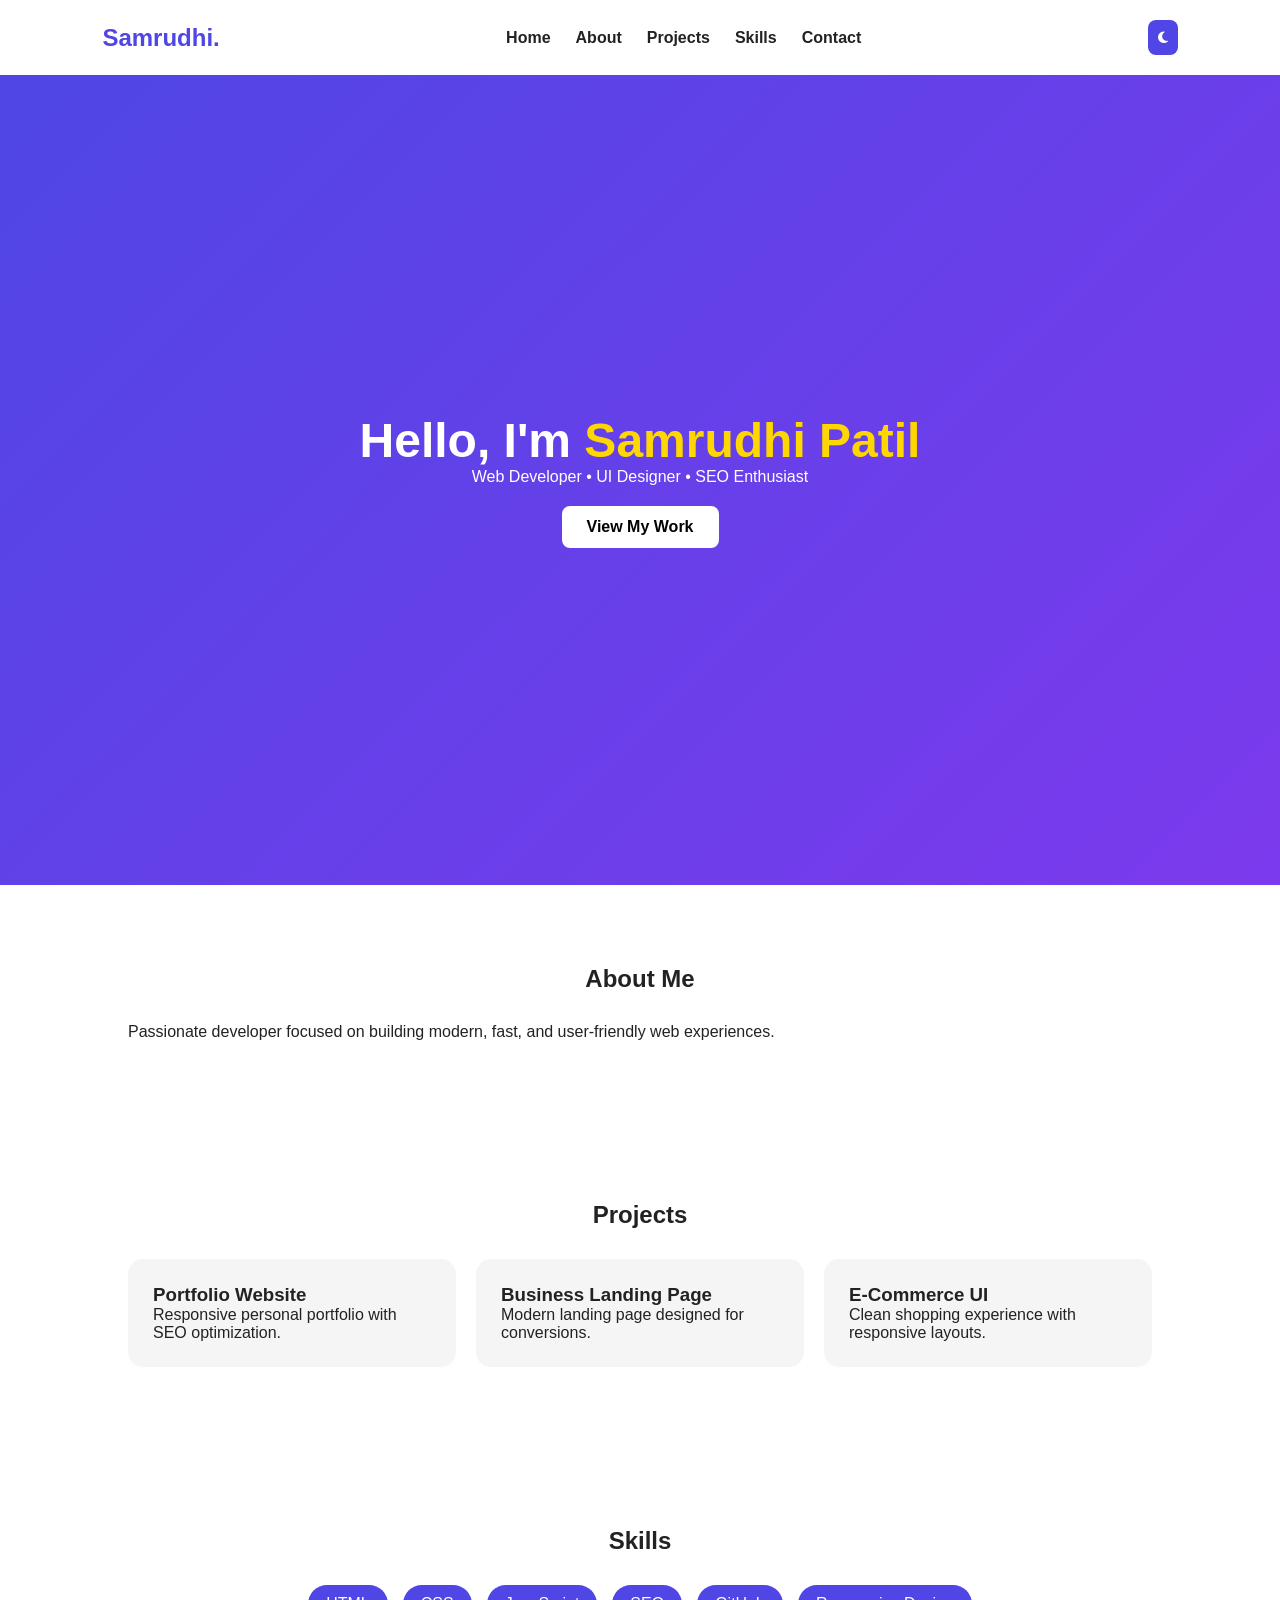
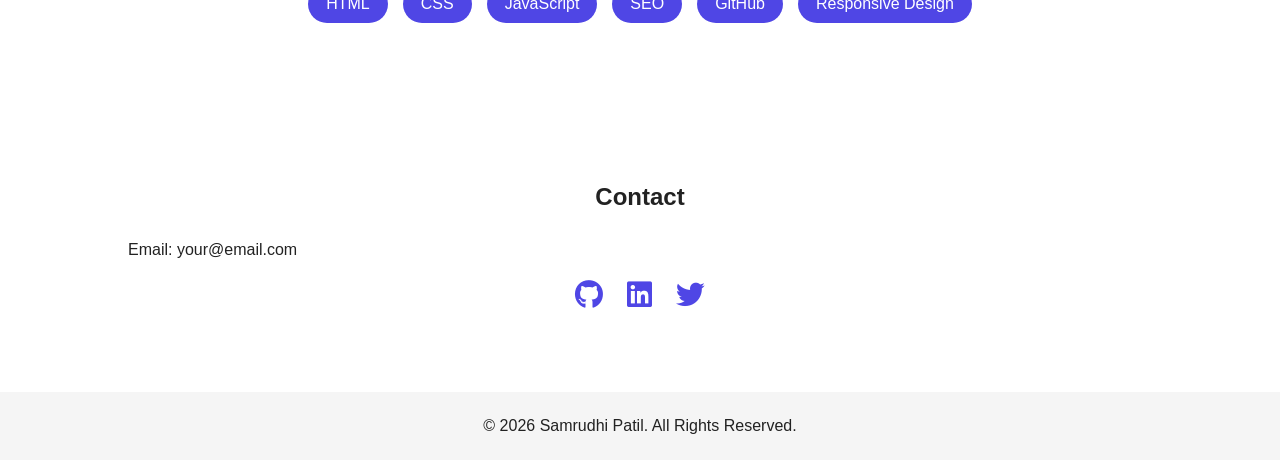
<file: index.html>
<!DOCTYPE html>
<html lang="en">
<head>
    <meta charset="UTF-8">
    <meta name="viewport" content="width=device-width, initial-scale=1.0">
    <meta name="description" content="Portfolio of Samrudhi Patil - Web Developer, Designer, and Technology Enthusiast.">
    <meta name="keywords" content="Portfolio, Web Developer, Designer, Samrudhi Patil">
    <meta name="author" content="Samrudhi Patil">

    <title>Samrudhi Patil | Portfolio</title>

    <link rel="stylesheet" href="style.css">
    <link href="https://cdnjs.cloudflare.com/ajax/libs/font-awesome/6.5.1/css/all.min.css" rel="stylesheet">
</head>
<body>

<header>
    <nav class="navbar">
        <h2 class="logo">Samrudhi.</h2>

        <ul class="nav-links">
            <li><a href="#home">Home</a></li>
            <li><a href="#about">About</a></li>
            <li><a href="#projects">Projects</a></li>
            <li><a href="#skills">Skills</a></li>
            <li><a href="#contact">Contact</a></li>
        </ul>

        <button id="themeToggle">
            <i class="fas fa-moon"></i>
        </button>
    </nav>
</header>

<section id="home" class="hero">
    <div class="hero-content">
        <h1>Hello, I'm <span>Samrudhi Patil</span></h1>
        <p>Web Developer • UI Designer • SEO Enthusiast</p>

        <a href="#projects" class="btn">View My Work</a>
    </div>
</section>

<section id="about">
    <h2>About Me</h2>
    <p>
        Passionate developer focused on building modern, fast,
        and user-friendly web experiences.
    </p>
</section>

<section id="projects">
    <h2>Projects</h2>

    <div class="project-grid">

        <div class="card">
            <h3>Portfolio Website</h3>
            <p>Responsive personal portfolio with SEO optimization.</p>
        </div>

        <div class="card">
            <h3>Business Landing Page</h3>
            <p>Modern landing page designed for conversions.</p>
        </div>

        <div class="card">
            <h3>E-Commerce UI</h3>
            <p>Clean shopping experience with responsive layouts.</p>
        </div>

    </div>
</section>

<section id="skills">
    <h2>Skills</h2>

    <div class="skills">
        <span>HTML</span>
        <span>CSS</span>
        <span>JavaScript</span>
        <span>SEO</span>
        <span>GitHub</span>
        <span>Responsive Design</span>
    </div>
</section>

<section id="contact">
    <h2>Contact</h2>

    <p>Email: your@email.com</p>

    <div class="socials">
        <a href="#"><i class="fab fa-github"></i></a>
        <a href="#"><i class="fab fa-linkedin"></i></a>
        <a href="#"><i class="fab fa-twitter"></i></a>
    </div>
</section>

<footer>
    <p>© 2026 Samrudhi Patil. All Rights Reserved.</p>
</footer>

<script src="script.js"></script>

</body>
</html>
</file>
<file: style.css>
:root {
    --primary: #4f46e5;
    --bg: #ffffff;
    --text: #222;
    --card: #f5f5f5;
}

.dark {
    --bg: #111827;
    --text: #ffffff;
    --card: #1f2937;
}

* {
    margin: 0;
    padding: 0;
    box-sizing: border-box;
}

body {
    font-family: "Segoe UI", sans-serif;
    background: var(--bg);
    color: var(--text);
    transition: 0.3s ease;
}

.navbar {
    display: flex;
    justify-content: space-between;
    align-items: center;

    padding: 20px 8%;
    position: sticky;
    top: 0;
    background: var(--bg);
    z-index: 100;
}

.logo {
    color: var(--primary);
}

.nav-links {
    display: flex;
    gap: 25px;
    list-style: none;
}

.nav-links a {
    text-decoration: none;
    color: var(--text);
    font-weight: 600;
}

#themeToggle {
    border: none;
    background: var(--primary);
    color: white;
    padding: 10px;
    border-radius: 8px;
    cursor: pointer;
}

.hero {
    min-height: 90vh;
    display: flex;
    justify-content: center;
    align-items: center;
    text-align: center;
    background: linear-gradient(135deg,#4f46e5,#7c3aed);
    color: white;
}

.hero h1 {
    font-size: 3rem;
}

.hero span {
    color: #ffd700;
}

.btn {
    display: inline-block;
    margin-top: 20px;
    padding: 12px 25px;
    background: white;
    color: black;
    border-radius: 8px;
    text-decoration: none;
    font-weight: bold;
}

section {
    padding: 80px 10%;
}

section h2 {
    text-align: center;
    margin-bottom: 30px;
}

.project-grid {
    display: grid;
    grid-template-columns: repeat(auto-fit,minmax(250px,1fr));
    gap: 20px;
}

.card {
    background: var(--card);
    padding: 25px;
    border-radius: 15px;
    transition: 0.3s;
}

.card:hover {
    transform: translateY(-8px);
}

.skills {
    display: flex;
    flex-wrap: wrap;
    gap: 15px;
    justify-content: center;
}

.skills span {
    background: var(--primary);
    color: white;
    padding: 10px 18px;
    border-radius: 20px;
}

.socials {
    text-align: center;
    margin-top: 20px;
}

.socials a {
    margin: 0 10px;
    color: var(--primary);
    font-size: 1.8rem;
}

footer {
    text-align: center;
    padding: 25px;
    background: var(--card);
}

@media(max-width: 768px){

    .navbar{
        flex-direction: column;
        gap:15px;
    }

    .hero h1{
        font-size:2.2rem;
    }
}
</file>
